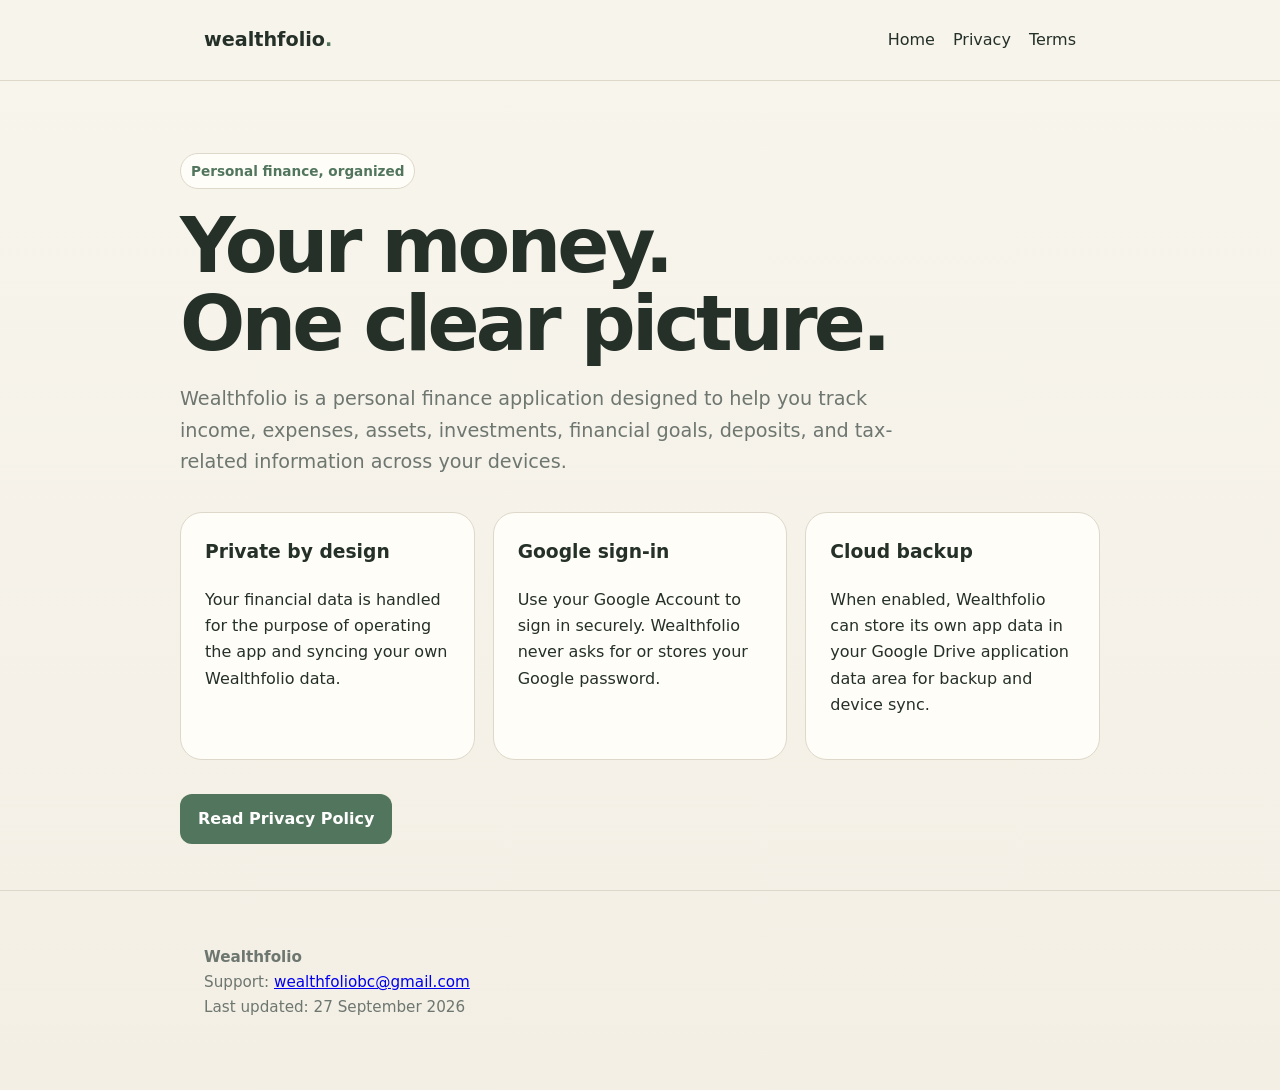
<file: index.html>
<!doctype html><html lang="en"><head><meta charset="utf-8"><meta name="viewport" content="width=device-width,initial-scale=1"><title>Wealthfolio</title><meta name="description" content="Wealthfolio is a personal finance application for tracking income, expenses, assets, investments, goals, deposits, and tax-related data."><link rel="stylesheet" href="styles.css"></head><body><header><div class="wrap nav"><div class="brand">wealthfolio<span>.</span></div><nav><a href="index.html">Home</a><a href="privacy.html">Privacy</a><a href="terms.html">Terms</a></nav></div></header><main><section class="wrap hero"><span class="badge">Personal finance, organized</span><h1>Your money.<br>One clear picture.</h1><p class="lead">Wealthfolio is a personal finance application designed to help you track income, expenses, assets, investments, financial goals, deposits, and tax-related information across your devices.</p><div class="grid"><div class="card"><h3>Private by design</h3><p>Your financial data is handled for the purpose of operating the app and syncing your own Wealthfolio data.</p></div><div class="card"><h3>Google sign-in</h3><p>Use your Google Account to sign in securely. Wealthfolio never asks for or stores your Google password.</p></div><div class="card"><h3>Cloud backup</h3><p>When enabled, Wealthfolio can store its own app data in your Google Drive application data area for backup and device sync.</p></div></div><a class="cta" href="privacy.html">Read Privacy Policy</a></section></main><footer><div class="wrap"><strong>Wealthfolio</strong><br>Support: <a href="mailto:wealthfoliobc@gmail.com">wealthfoliobc@gmail.com</a><br><span class="meta">Last updated: 27 September 2026</span></div></footer></body></html>
</file>
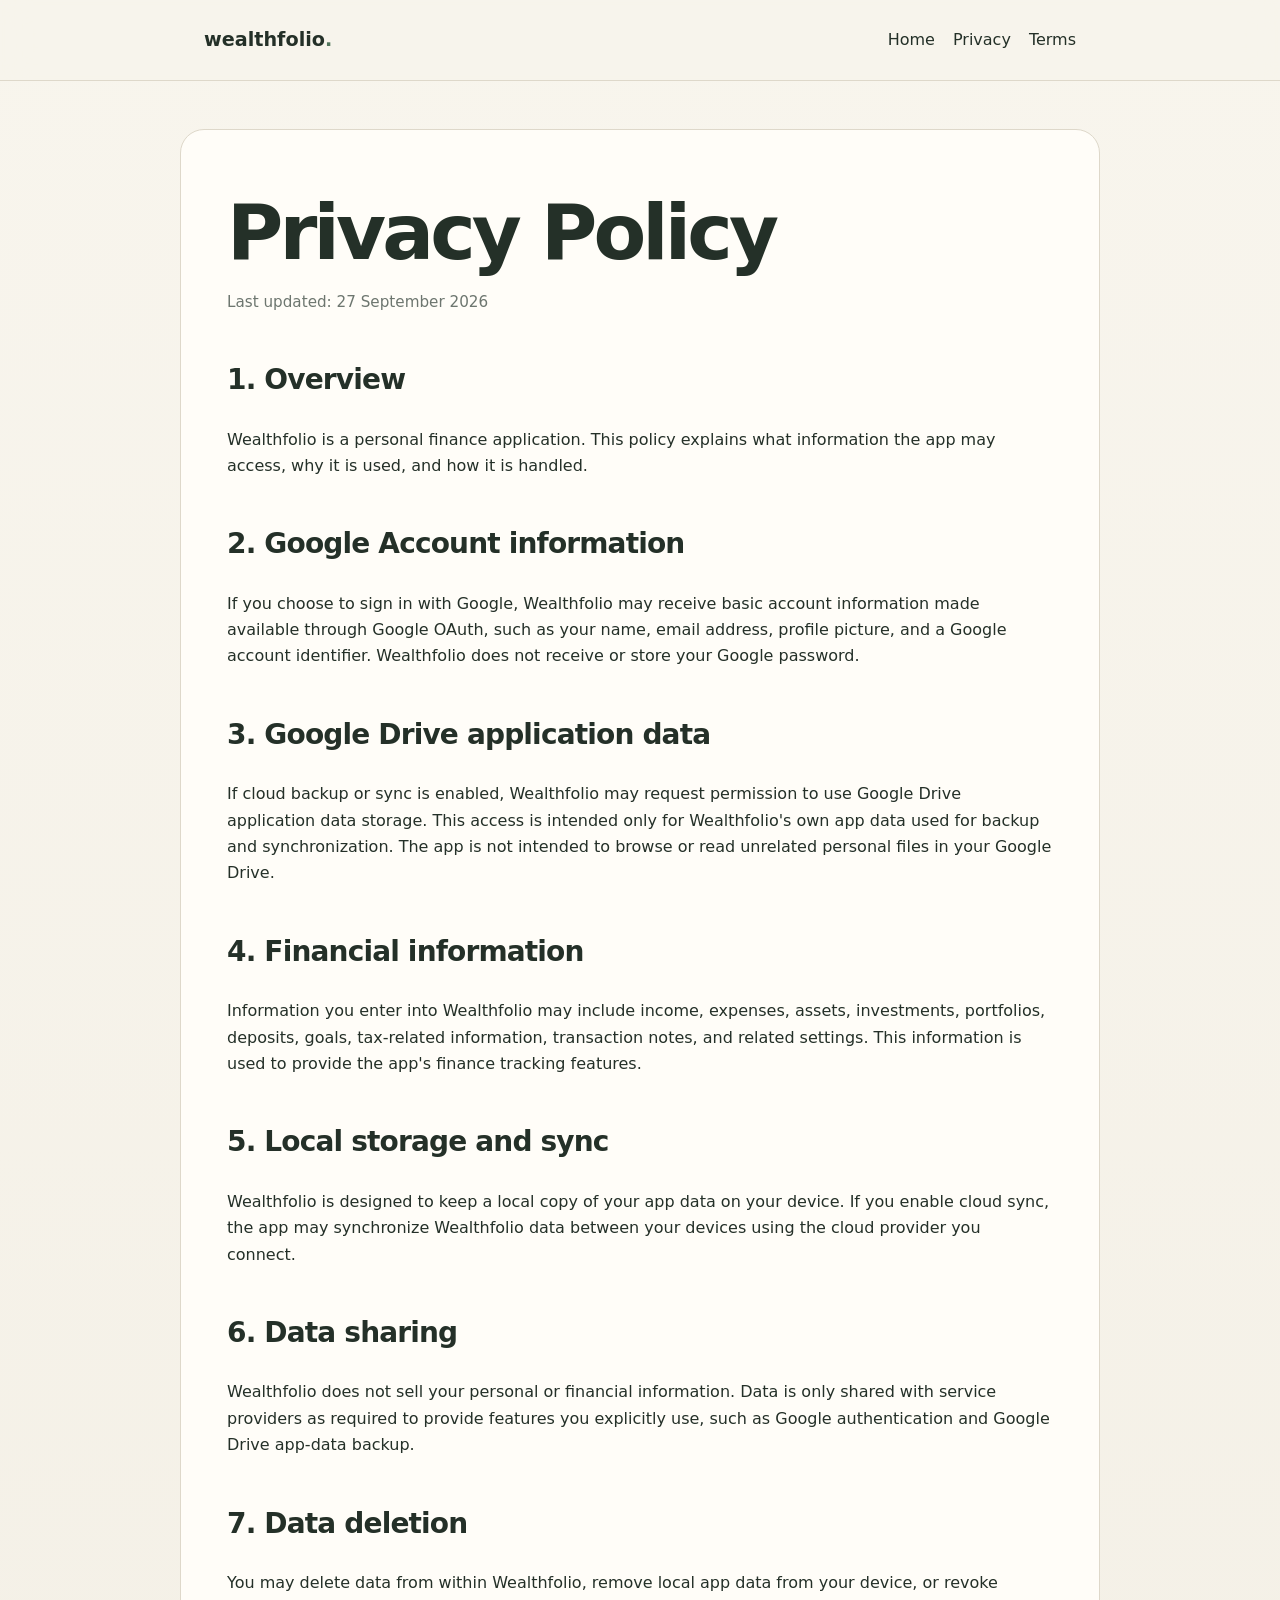
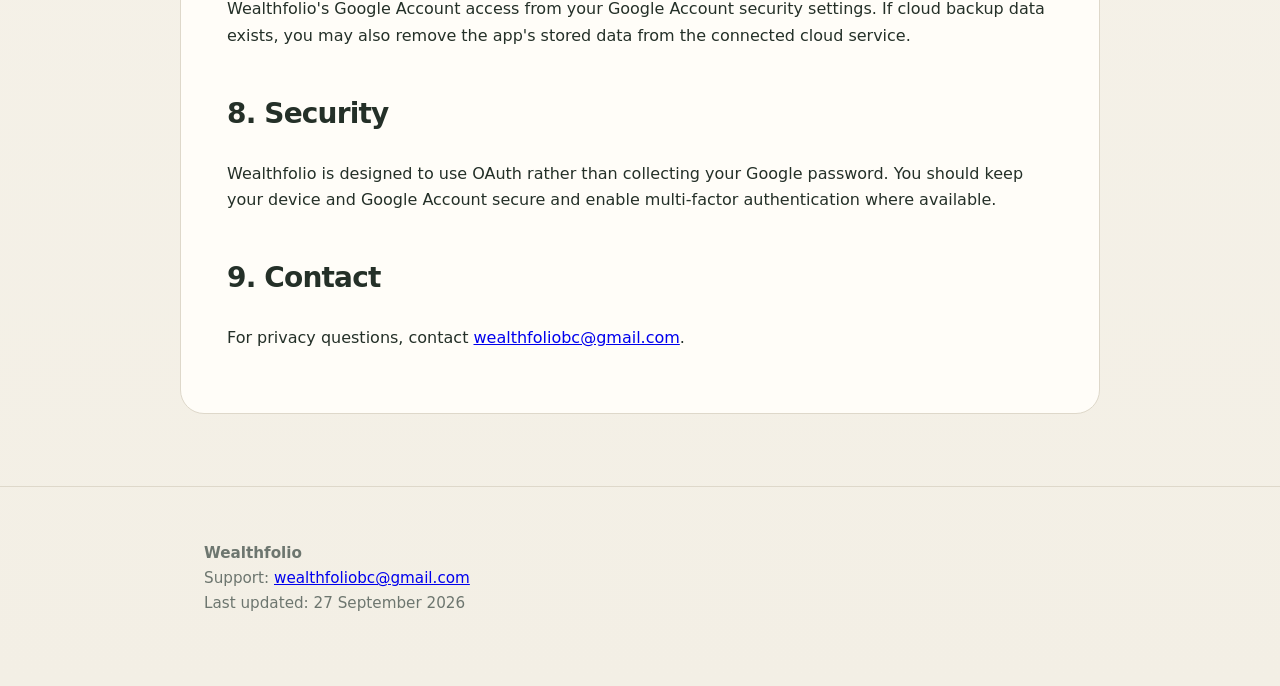
<file: privacy.html>
<!doctype html><html lang="en"><head><meta charset="utf-8"><meta name="viewport" content="width=device-width,initial-scale=1"><title>Privacy Policy — Wealthfolio</title><link rel="stylesheet" href="styles.css"></head><body><header><div class="wrap nav"><div class="brand">wealthfolio<span>.</span></div><nav><a href="index.html">Home</a><a href="privacy.html">Privacy</a><a href="terms.html">Terms</a></nav></div></header><main class="wrap article"><article><h1>Privacy Policy</h1><p class="meta">Last updated: 27 September 2026</p><h2>1. Overview</h2><p>Wealthfolio is a personal finance application. This policy explains what information the app may access, why it is used, and how it is handled.</p><h2>2. Google Account information</h2><p>If you choose to sign in with Google, Wealthfolio may receive basic account information made available through Google OAuth, such as your name, email address, profile picture, and a Google account identifier. Wealthfolio does not receive or store your Google password.</p><h2>3. Google Drive application data</h2><p>If cloud backup or sync is enabled, Wealthfolio may request permission to use Google Drive application data storage. This access is intended only for Wealthfolio's own app data used for backup and synchronization. The app is not intended to browse or read unrelated personal files in your Google Drive.</p><h2>4. Financial information</h2><p>Information you enter into Wealthfolio may include income, expenses, assets, investments, portfolios, deposits, goals, tax-related information, transaction notes, and related settings. This information is used to provide the app's finance tracking features.</p><h2>5. Local storage and sync</h2><p>Wealthfolio is designed to keep a local copy of your app data on your device. If you enable cloud sync, the app may synchronize Wealthfolio data between your devices using the cloud provider you connect.</p><h2>6. Data sharing</h2><p>Wealthfolio does not sell your personal or financial information. Data is only shared with service providers as required to provide features you explicitly use, such as Google authentication and Google Drive app-data backup.</p><h2>7. Data deletion</h2><p>You may delete data from within Wealthfolio, remove local app data from your device, or revoke Wealthfolio's Google Account access from your Google Account security settings. If cloud backup data exists, you may also remove the app's stored data from the connected cloud service.</p><h2>8. Security</h2><p>Wealthfolio is designed to use OAuth rather than collecting your Google password. You should keep your device and Google Account secure and enable multi-factor authentication where available.</p><h2>9. Contact</h2><p>For privacy questions, contact <a href="mailto:wealthfoliobc@gmail.com">wealthfoliobc@gmail.com</a>.</p></article></main><footer><div class="wrap"><strong>Wealthfolio</strong><br>Support: <a href="mailto:wealthfoliobc@gmail.com">wealthfoliobc@gmail.com</a><br><span class="meta">Last updated: 27 September 2026</span></div></footer></body></html>
</file>
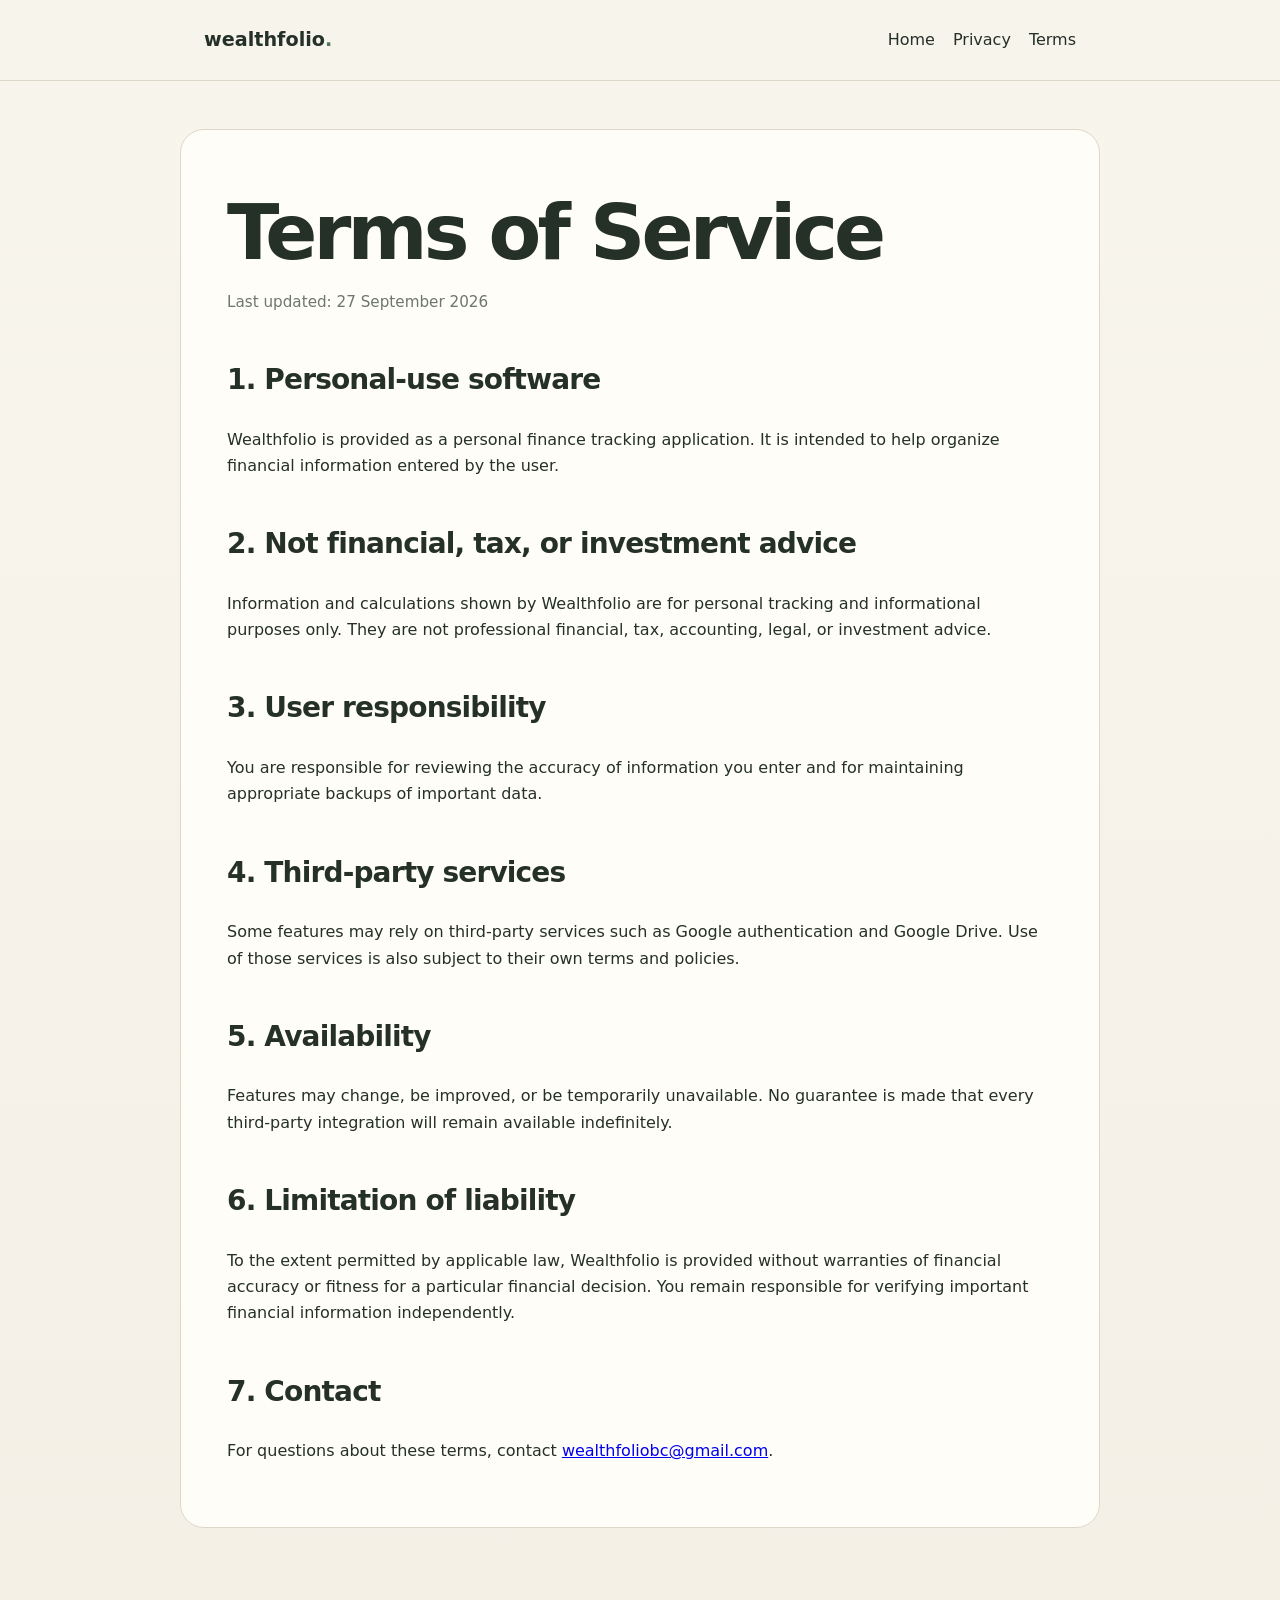
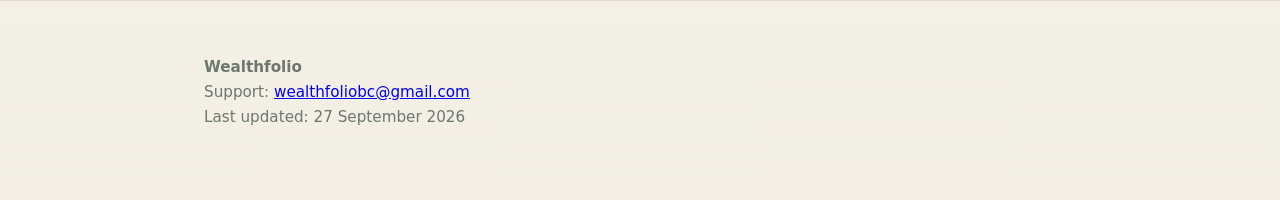
<file: terms.html>
<!doctype html><html lang="en"><head><meta charset="utf-8"><meta name="viewport" content="width=device-width,initial-scale=1"><title>Terms of Service — Wealthfolio</title><link rel="stylesheet" href="styles.css"></head><body><header><div class="wrap nav"><div class="brand">wealthfolio<span>.</span></div><nav><a href="index.html">Home</a><a href="privacy.html">Privacy</a><a href="terms.html">Terms</a></nav></div></header><main class="wrap article"><article><h1>Terms of Service</h1><p class="meta">Last updated: 27 September 2026</p><h2>1. Personal-use software</h2><p>Wealthfolio is provided as a personal finance tracking application. It is intended to help organize financial information entered by the user.</p><h2>2. Not financial, tax, or investment advice</h2><p>Information and calculations shown by Wealthfolio are for personal tracking and informational purposes only. They are not professional financial, tax, accounting, legal, or investment advice.</p><h2>3. User responsibility</h2><p>You are responsible for reviewing the accuracy of information you enter and for maintaining appropriate backups of important data.</p><h2>4. Third-party services</h2><p>Some features may rely on third-party services such as Google authentication and Google Drive. Use of those services is also subject to their own terms and policies.</p><h2>5. Availability</h2><p>Features may change, be improved, or be temporarily unavailable. No guarantee is made that every third-party integration will remain available indefinitely.</p><h2>6. Limitation of liability</h2><p>To the extent permitted by applicable law, Wealthfolio is provided without warranties of financial accuracy or fitness for a particular financial decision. You remain responsible for verifying important financial information independently.</p><h2>7. Contact</h2><p>For questions about these terms, contact <a href="mailto:wealthfoliobc@gmail.com">wealthfoliobc@gmail.com</a>.</p></article></main><footer><div class="wrap"><strong>Wealthfolio</strong><br>Support: <a href="mailto:wealthfoliobc@gmail.com">wealthfoliobc@gmail.com</a><br><span class="meta">Last updated: 27 September 2026</span></div></footer></body></html>
</file>
<file: styles.css>
:root{--bg:#f7f4ec;--surface:#fffdf8;--text:#243028;--muted:#6d766f;--primary:#52765d;--border:#ded8ca}
*{box-sizing:border-box}body{margin:0;font-family:Inter,system-ui,-apple-system,BlinkMacSystemFont,"Segoe UI",sans-serif;background:linear-gradient(180deg,#f8f5ed 0%,#f3efe5 100%);color:var(--text);line-height:1.65}.wrap{max-width:920px;margin:0 auto;padding:24px}header{position:sticky;top:0;backdrop-filter:blur(14px);background:rgba(247,244,236,.9);border-bottom:1px solid var(--border);z-index:2}.nav{display:flex;align-items:center;justify-content:space-between;gap:24px}.brand{font-weight:800;font-size:1.2rem}.brand span{color:var(--primary)}nav a{color:var(--text);text-decoration:none;margin-left:18px}.hero{padding:72px 0 46px}.badge{display:inline-block;padding:6px 10px;border:1px solid var(--border);border-radius:999px;background:var(--surface);color:var(--primary);font-weight:700;font-size:.85rem}h1{font-size:clamp(2.3rem,6vw,4.8rem);line-height:1.02;letter-spacing:-.05em;margin:18px 0}h2{font-size:1.75rem;letter-spacing:-.03em;margin-top:42px}.lead{font-size:1.2rem;color:var(--muted);max-width:720px}.grid{display:grid;grid-template-columns:repeat(auto-fit,minmax(220px,1fr));gap:18px;margin:34px 0}.card{background:var(--surface);border:1px solid var(--border);border-radius:22px;padding:24px}.card h3{margin-top:0}.cta{display:inline-block;background:var(--primary);color:#fff;text-decoration:none;padding:12px 18px;border-radius:12px;font-weight:700}.meta{color:var(--muted);font-size:.95rem}main.article{padding:48px 0 72px}article{background:var(--surface);border:1px solid var(--border);border-radius:24px;padding:clamp(22px,5vw,46px)}footer{border-top:1px solid var(--border);padding:30px 0 46px;color:var(--muted);font-size:.95rem}ul{padding-left:1.2rem}@media(max-width:720px){.nav{align-items:flex-start;flex-direction:column}nav a{margin:0 16px 0 0}}
</file>
